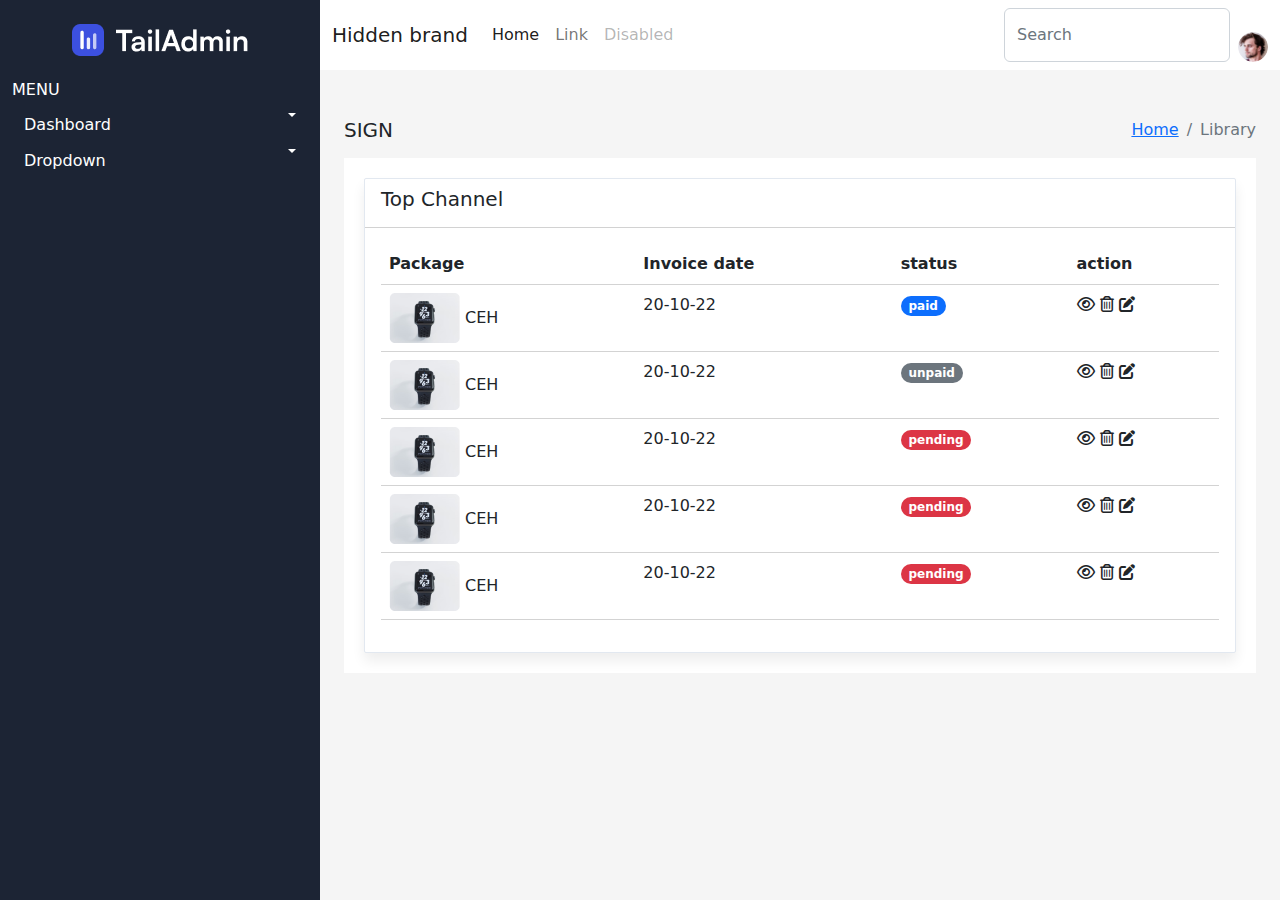
<file: index.html>
<!DOCTYPE html>
<html lang="en">

<head>
  <meta charset="UTF-8">
  <meta http-equiv="X-UA-Compatible" content="IE=edge">
  <meta name="viewport" content="width=device-width, initial-scale=1.0">
  <title>Dashboard</title>
  <link rel="stylesheet" href="https://cdnjs.cloudflare.com/ajax/libs/font-awesome/6.4.0/css/all.min.css">
  <link rel="stylesheet" href="assets/css/bootstrap.css">
  <link rel="stylesheet" href="custom.css">

  <script src="https://cdn.jsdelivr.net/npm/bootstrap@5.1.3/dist/js/bootstrap.bundle.min.js"
    integrity="sha384-ka7Sk0Gln4gmtz2MlQnikT1wXgYsOg+OMhuP+IlRH9sENBO0LRn5q+8nbTov4+1p"
    crossorigin="anonymous"></script>
</head>

<body>
  <section>
    <div class="container-fluid">
      <div class="row">
        <div class="col-12 col-md-3" id="sidebar">

          <div class="text-center">
            <img src="assets/image/Logo.png" alt="" class="py-4">
          </div>
          <div class="">
            <h6 class="text-white">MENU</h6>
          </div>
          <div>
            <div class="dropdown mt-2">
              <button class="btn btn-secondary dropdown-toggle" type="button" data-bs-toggle="dropdown"
                  aria-expanded="false">
                   Dashboard
              </button>
              <ul class="dropdown-menu">
                  <li><a class="dropdown-item" href="action.html">Action <span class="badge bg-primary float-end">pro</span></a></li>
                  <li><a class="dropdown-item" href="form.html">Dashboard2</a></li>
                  <li><a class="dropdown-item" href="#">Something else here</a></li>
              </ul>
          </div>
            <div class="dropdown">
              <button class="btn btn-secondary dropdown-toggle" type="button" data-bs-toggle="dropdown"
                aria-expanded="false">
                Dropdown
              </button>
              <ul class="dropdown-menu">
                <li><button class="dropdown-item" type="button">Action</button></li>
                <li><button class="dropdown-item" type="button">Another action</button></li>
                <li><button class="dropdown-item" type="button">Something else here</button></li>
              </ul>
            </div>
          </div>
        </div>
        <div class="col-12 col-md-9 px-0" id="mainbar">
          <nav class="navbar navbar-expand-lg bg-white">
            <div class="container-fluid">
              <button class="navbar-toggler" type="button" data-bs-toggle="collapse"
                data-bs-target="#navbarTogglerDemo01" aria-controls="navbarTogglerDemo01" aria-expanded="false"
                aria-label="Toggle navigation">
                <span class="navbar-toggler-icon"></span>
              </button>
              <div class="collapse navbar-collapse" id="navbarTogglerDemo01">
                <a class="navbar-brand" href="#">Hidden brand</a>
                <ul class="navbar-nav me-auto mb-2 mb-lg-0">
                  <li class="nav-item">
                    <a class="nav-link active" aria-current="page" href="#">Home</a>
                  </li>
                  <li class="nav-item">
                    <a class="nav-link" href="#">Link</a>
                  </li>
                  <li class="nav-item">
                    <a class="nav-link disabled">Disabled</a>
                  </li>
                </ul>
                <form class="d-flex" role="search">
                  <input class="form-control me-2" type="search" placeholder="Search" aria-label="Search">
                  <img src="assets/image/150-25 1.png" alt="Rounded circle Image" class="rounded-circle mx-auto mt-4" height="30px" width="30px">
                </form>
              </div>
            </div>
          </nav>


          <div class="px-4">
            <div class="row mt-5">
              <div class="col-6">
                <h5>SIGN</h5>

              </div>
              <div class="col-6">
                <nav aria-label="breadcrumb">
                  <ol class="breadcrumb justify-content-end">
                    <li class="breadcrumb-item"><a href="#">Home</a></li>
                    <li class="breadcrumb-item active" aria-current="page">Library</li>
                  </ol>
                </nav>
              </div>
            </div>

            <div class="box">
              <div class="card">
                <div class="card-header bg-white">
                  <h5>Top Channel</h5>
                </div>
                <div class="card-body table-responsive">
                  <table class="table" style="border: lightgray; ">
                    <thead>
                      <tr>
                        <th> Package</th>
                        <th>Invoice date</th>
                        <th>status</th>
                        <th>action</th>
                      </tr>
                    </thead>
                    <tbody>
                      <tr>
                        <td><img src="assets/image/Rectangle 4976.png" alt=""> CEH</td>
                        <td>20-10-22</td>
                        <td>
                          <h6 class="badge rounded-pill bg-primary">paid</h6>
                        </td>
                        <td>
                          <i class="fa-regular fa-eye"></i>
                          <i class="fa-regular fa-trash-can"></i>
                          <i class="fa-solid fa-pen-to-square"></i>
                        </td>
                      </tr>
                      <tr>
                        <td><img src="assets/image/Rectangle 4976.png" alt=""> CEH</td>
                        <td>20-10-22</td>
                        <td>
                          <h6 class="badge rounded-pill bg-secondary">unpaid</h6>
                        </td>
                        <td>
                          <i class="fa-regular fa-eye"></i>
                          <i class="fa-regular fa-trash-can"></i>
                          <i class="fa-solid fa-pen-to-square"></i>
                        </td>
                      </tr>
                      <tr>
                        <td><img src="assets/image/Rectangle 4976.png" alt=""> CEH</td>
                        <td>20-10-22</td>
                        <td>
                          <h6 class="badge rounded-pill bg-danger">pending</h6>
                        </td>
                        <td>
                          <i class="fa-regular fa-eye"></i>
                          <i class="fa-regular fa-trash-can"></i>
                          <i class="fa-solid fa-pen-to-square"></i>
                        </td>
                      </tr>
                      <tr>
                        <td><img src="assets/image/Rectangle 4976.png" alt=""> CEH</td>
                        <td>20-10-22</td>
                        <td>
                          <h6 class="badge rounded-pill bg-danger">pending</h6>
                        </td>
                        <td>
                          <i class="fa-regular fa-eye"></i>
                          <i class="fa-regular fa-trash-can"></i>
                          <i class="fa-solid fa-pen-to-square"></i>
                        </td>
                      </tr>
                      <tr>
                        <td><img src="assets/image/Rectangle 4976.png" alt=""> CEH</td>
                        <td>20-10-22</td>
                        <td>
                          <h6 class="badge rounded-pill bg-danger">pending</h6>
                        </td>
                        <td>
                          <i class="fa-regular fa-eye"></i>
                          <i class="fa-regular fa-trash-can"></i>
                          <i class="fa-solid fa-pen-to-square"></i>
                        </td>
                      </tr>
                    </tbody>
                  </table>
                </div>
              </div>
            </div>
          </div>
        </div>
      </div>
    </div>
  </section>
</body>

</html>
</file>
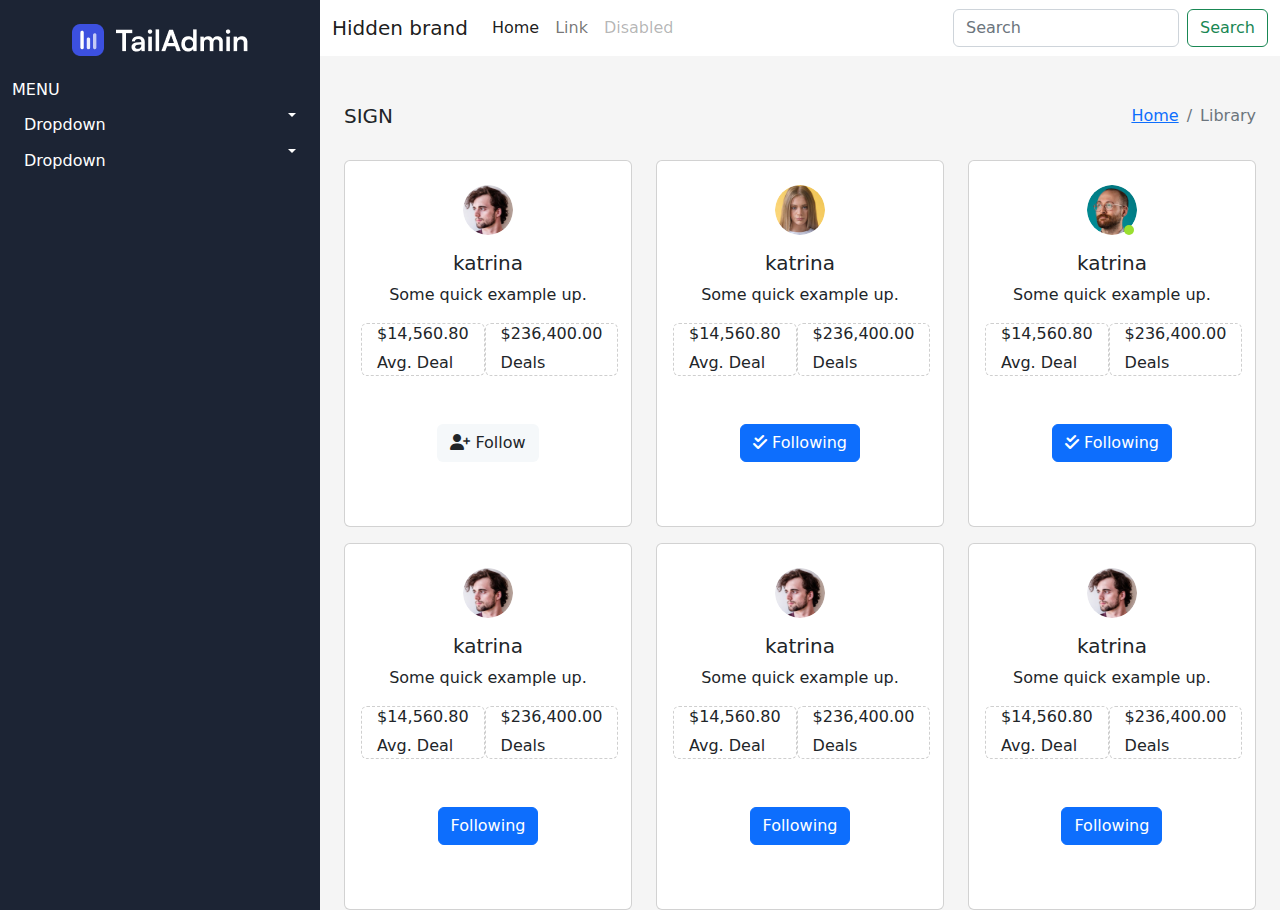
<file: action.html>
<!DOCTYPE html>
<html lang="en">
<head>
    <meta charset="UTF-8">
    <meta http-equiv="X-UA-Compatible" content="IE=edge">
    <meta name="viewport" content="width=device-width, initial-scale=1.0">
    <title>Dashboard</title>
    <link rel="stylesheet" href="https://cdnjs.cloudflare.com/ajax/libs/font-awesome/6.4.0/css/all.min.css">
    <link rel="stylesheet" href="assets/css/bootstrap.css">
    <link rel="stylesheet" href="custom.css">
   
    <script src="https://cdn.jsdelivr.net/npm/bootstrap@5.1.3/dist/js/bootstrap.bundle.min.js" integrity="sha384-ka7Sk0Gln4gmtz2MlQnikT1wXgYsOg+OMhuP+IlRH9sENBO0LRn5q+8nbTov4+1p" crossorigin="anonymous"></script>
</head>
<body>
    <section>
        <div class="container-fluid">
            <div class="row">
                <div class="col-12 col-md-3" id="sidebar">
                    
                        <div class="text-center">
                            <img src="assets/image/Logo.png" alt="" class="py-4">
                        </div>
                        <div class="">
                            <h6 class="text-white">MENU</h6>
                        </div>
                        <div>
                            <div class="dropdown">
                                <button class="btn btn-secondary dropdown-toggle" type="button" data-bs-toggle="dropdown" aria-expanded="false">
                                  Dropdown
                                </button>
                                <ul class="dropdown-menu">
                                  <li><button class="dropdown-item" type="submit">Action</a> </button> </li>
                                  <li><button class="dropdown-item" type="button">Another action</button></li>
                                  <li><button class="dropdown-item" type="button">Something else here</button></li>
                                </ul>
                            </div>
                            <div class="dropdown">
                                <button class="btn btn-secondary dropdown-toggle" type="button" data-bs-toggle="dropdown" aria-expanded="false">
                                  Dropdown
                                </button>
                                <ul class="dropdown-menu">
                                  <li><button class="dropdown-item" type="button">Action</button></li>
                                  <li><button class="dropdown-item" type="button">Another action</button></li>
                                  <li><button class="dropdown-item" type="button">Something else here</button></li>
                                </ul>
                            </div>
                    </div>
                </div>
                <div class="col-12 col-md-9 px-0" id="mainbar">
                    <nav class="navbar navbar-expand-lg bg-white">
                        <div class="container-fluid">
                          <button class="navbar-toggler" type="button" data-bs-toggle="collapse" data-bs-target="#navbarTogglerDemo01" aria-controls="navbarTogglerDemo01" aria-expanded="false" aria-label="Toggle navigation">
                            <span class="navbar-toggler-icon"></span>
                          </button>
                          <div class="collapse navbar-collapse" id="navbarTogglerDemo01">
                            <a class="navbar-brand" href="#">Hidden brand</a>
                            <ul class="navbar-nav me-auto mb-2 mb-lg-0">
                              <li class="nav-item">
                                <a class="nav-link active" aria-current="page" href="index.html">Home</a>
                              </li>
                              <li class="nav-item">
                                <a class="nav-link" href="#">Link</a>
                              </li>
                              <li class="nav-item">
                                <a class="nav-link disabled">Disabled</a>
                              </li>
                            </ul>
                            <form class="d-flex" role="search">
                              <input class="form-control me-2" type="search" placeholder="Search" aria-label="Search">
                              <button class="btn btn-outline-success" type="submit">Search</button>
                            </form>
                          </div>
                        </div>
                      </nav>

                     
                     <div class="px-4">
                      <div class="row mt-5">
                        <div class="col-6">
                          <h5>SIGN</h5>
                          
                        </div>
                        <div class="col-6">
                          <nav aria-label="breadcrumb">
                            <ol class="breadcrumb justify-content-end"  >
                              <li class="breadcrumb-item"><a href="#">Home</a></li>
                              <li class="breadcrumb-item active" aria-current="page">Library</li>
                            </ol>
                          </nav>
                        </div>
                      </div>
                    <div class="row">
                        <div class="col-12 col-sm-6 col-md-4 col-lg-4 mt-3">
                            <div class="card">
                                <img src="assets/image/150-25 1.png" alt="Rounded circle Image" class="rounded-circle mx-auto mt-4" height="50px" width="50px">
                                <div class="card-body">
                                  <h5 class="card-title text-center">katrina</h5>
                                  <p class="card-text text-center">Some quick example up.</p>
                                  <div class="card-content">
                                    <div class="card-content-text">
                                        <h6>$14,560.80</h6>
                                        <p>Avg. Deal</p>
                                    </div>
                                    <div class="card-content-text">
                                        <h6>$236,400.00</h6>
                                        <p>Deals</p>
                                    </div>
                                </div>
                                  <div class="text-center mt-5">
                                    <button type="button" class="btn  fol mb-5"><i class="fa-solid fa-user-plus"></i> Follow</button>
                                </div>
                                </div>
                              </div>
                        </div>
                        <div class="col-12 col-sm-6 col-md-4 col-lg-4 mt-3">
                            <div class="card">
                                <img src="assets/image/150-9 4.png" alt="Rounded circle Image" class="rounded-circle mx-auto mt-4" height="50px" width="50px">
                                <div class="card-body">
                                  <h5 class="card-title text-center">katrina</h5>
                                  <p class="card-text text-center">Some quick example up.</p>
                                  <div class="card-content">
                                    <div class="card-content-text">
                                        <h6>$14,560.80</h6>
                                        <p>Avg. Deal</p>
                                    </div>
                                    <div class="card-content-text">
                                        <h6>$236,400.00</h6>
                                        <p>Deals</p>
                                    </div>
                                </div>
                                  <div class="text-center mt-5">
                                    <button type="button" class="btn btn-primary mb-5"><i class="fa-solid fa-check-double"></i> Following</button>
                                </div>
                                </div>
                              </div>
                        </div>
                        <div class="col-12 col-sm-6 col-md-4 col-lg-4 mt-3">
                            <div class="card">
                               <div class="bs-card-img">
                                <img src="assets/image/150-5 2.png" alt="Rounded circle Image" class="rounded-circle mx-auto mt-4" height="50px" width="50px">
                                <span class="indicator"></span>
                               </div>
                                <div class="card-body">
                                  <h5 class="card-title text-center">katrina</h5>
                                  <p class="card-text text-center">Some quick example up.</p>
                                  <div class="card-content">
                                    <div class="card-content-text">
                                        <h6>$14,560.80</h6>
                                        <p>Avg. Deal</p>
                                    </div>
                                    <div class="card-content-text">
                                        <h6>$236,400.00</h6>
                                        <p>Deals</p>
                                    </div>
                                </div>
                                  <div class="text-center mt-5">
                                    <button type="button" class="btn btn-primary mb-5"><i class="fa-solid fa-check-double"></i> Following</button>
                                </div>
                                </div>
                              </div>
                        </div>
                        <div class="col-12 col-sm-6 col-md-4 col-lg-4 mt-3">
                            <div class="card">
                                <img src="assets/image/150-25 1.png" alt="Rounded circle Image" class="rounded-circle mx-auto mt-4" height="50px" width="50px">
                                <div class="card-body">
                                  <h5 class="card-title text-center">katrina</h5>
                                  <p class="card-text text-center">Some quick example up.</p>
                                  <div class="card-content">
                                    <div class="card-content-text">
                                        <h6>$14,560.80</h6>
                                        <p>Avg. Deal</p>
                                    </div>
                                    <div class="card-content-text">
                                        <h6>$236,400.00</h6>
                                        <p>Deals</p>
                                    </div>
                                </div>
                                  <div class="text-center mt-5">
                                    <button type="button" class="btn btn-primary mb-5">Following</button>
                                </div>
                                </div>
                              </div>
                        </div>
                        <div class="col-12 col-sm-6 col-md-4 col-lg-4 mt-3">
                            <div class="card">
                                <img src="assets/image/150-25 1 - Copy.png" alt="Rounded circle Image" class="rounded-circle mx-auto mt-4" height="50px" width="50px">
                                <div class="card-body">
                                  <h5 class="card-title text-center">katrina</h5>
                                  <p class="card-text text-center">Some quick example up.</p>
                                  <div class="card-content">
                                    <div class="card-content-text">
                                        <h6>$14,560.80</h6>
                                        <p>Avg. Deal</p>
                                    </div>
                                    <div class="card-content-text">
                                        <h6>$236,400.00</h6>
                                        <p>Deals</p>
                                    </div>
                                </div>
                                  <div class="text-center mt-5">
                                    <button type="button" class="btn btn-primary mb-5">Following</button>
                                </div>
                                </div>
                              </div>
                        </div>
                        <div class="col-12 col-sm-6 col-md-4 col-lg-4 mt-3">
                            <div class="card">
                                <img src="assets/image/150-25 1.png" alt="Rounded circle Image" class="rounded-circle mx-auto mt-4" height="50px" width="50px">
                                <div class="card-body">
                                  <h5 class="card-title text-center">katrina</h5>
                                  <p class="card-text text-center">Some quick example up.</p>
                                  <div class="card-content">
                                    <div class="card-content-text">
                                        <h6>$14,560.80</h6>
                                        <p>Avg. Deal</p>
                                    </div>
                                    <div class="card-content-text">
                                        <h6>$236,400.00</h6>
                                        <p>Deals</p>
                                    </div>
                                </div>
                                  <div class="text-center mt-5">
                                    <button type="button" class="btn btn-primary mb-5">Following</button>
                                </div>
                                </div>
                              </div>
                        </div>
                    </div>
                    </div>
                </div>
            </div>
        </div>
    </section>
</body>
</html>
</file>
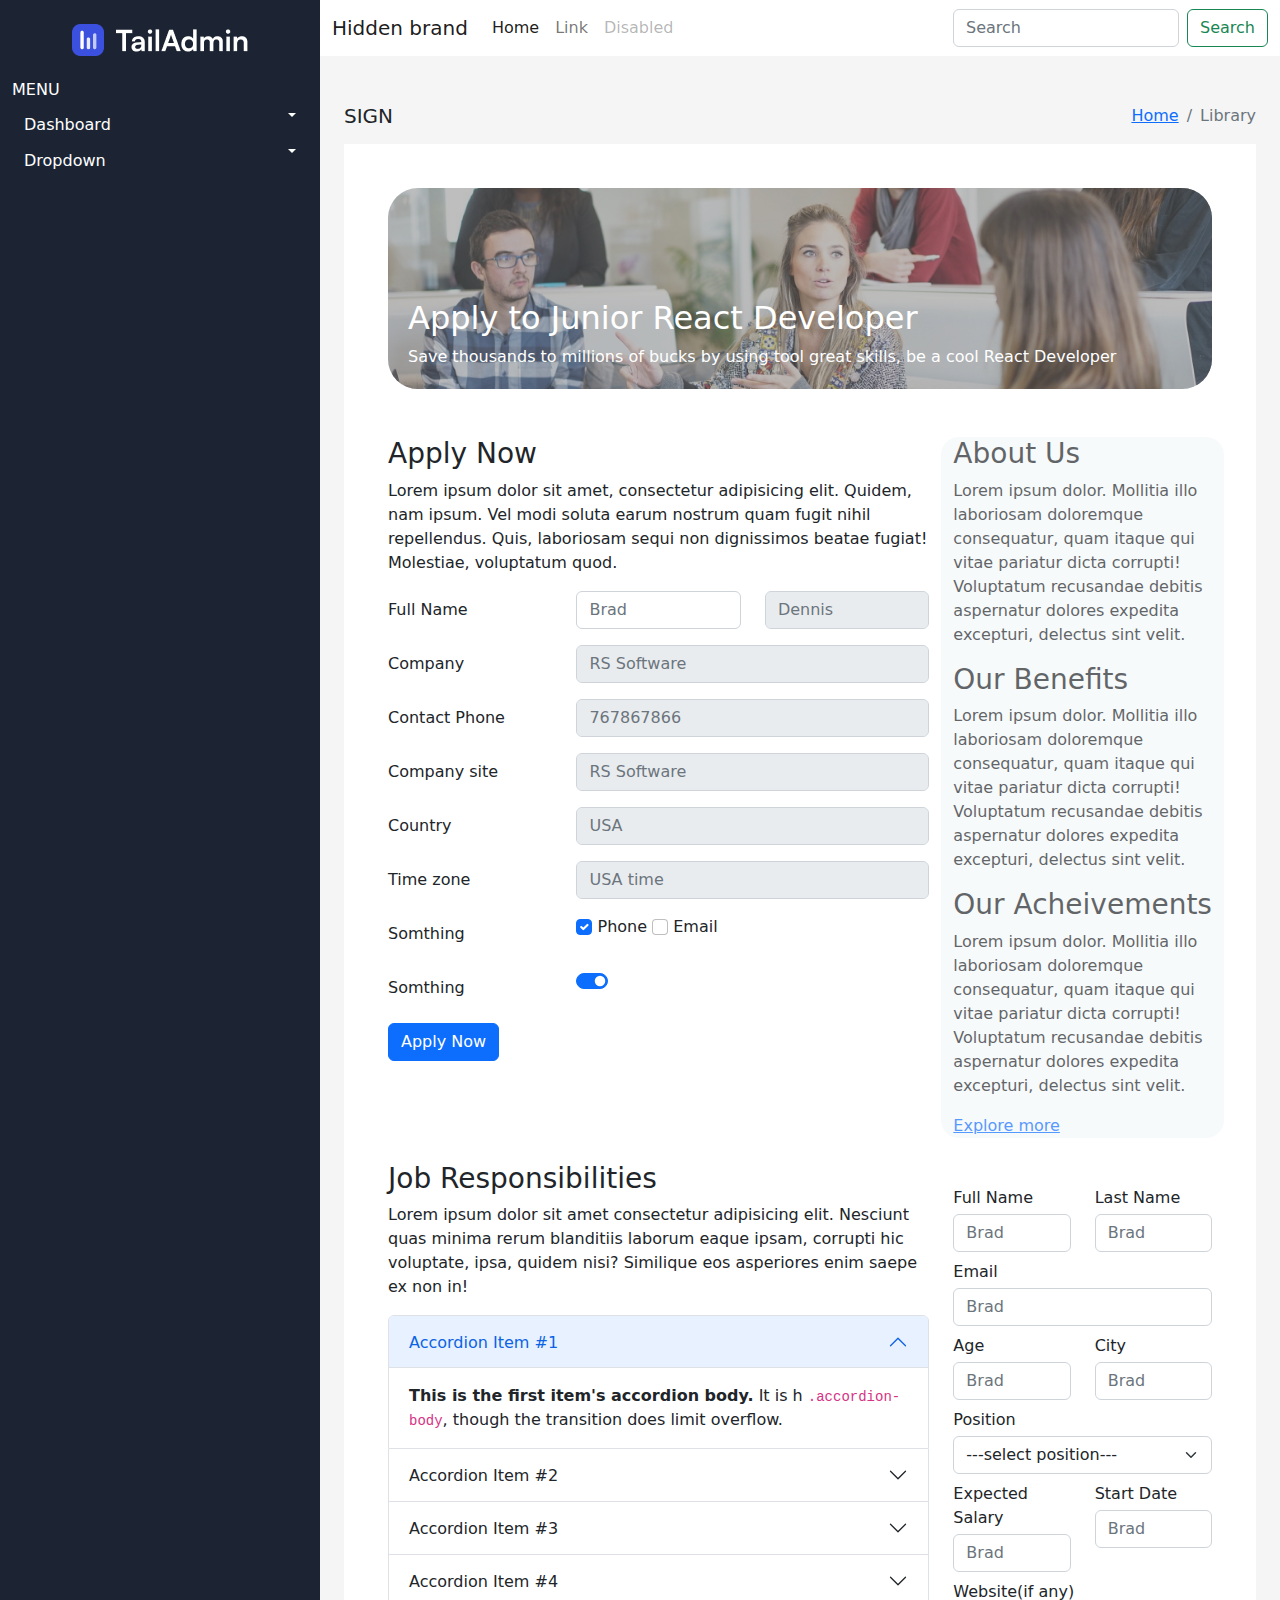
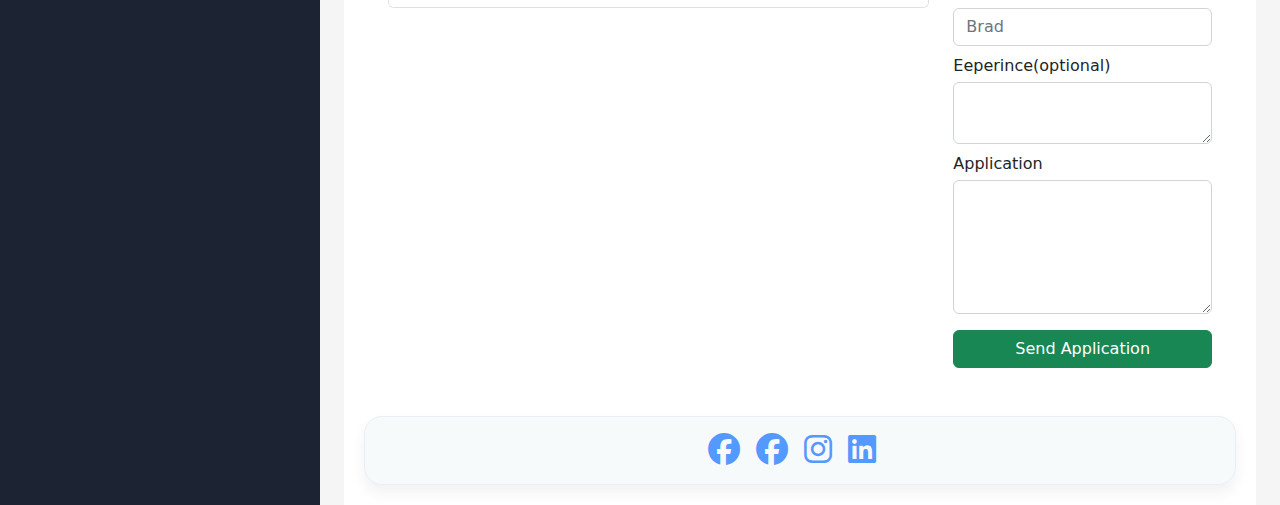
<file: form.html>
<!DOCTYPE html>
<html lang="en">

<head>
    <meta charset="UTF-8">
    <meta http-equiv="X-UA-Compatible" content="IE=edge">
    <meta name="viewport" content="width=device-width, initial-scale=1.0">
    <title>Dashboard</title>
    <link rel="stylesheet" href="https://cdnjs.cloudflare.com/ajax/libs/font-awesome/6.4.0/css/all.min.css">
    <link rel="stylesheet" href="assets/css/bootstrap.css">
    <link rel="stylesheet" href="form.css">
    <link rel="stylesheet" href="custom.css">

    <script src="https://cdn.jsdelivr.net/npm/bootstrap@5.1.3/dist/js/bootstrap.bundle.min.js"
        integrity="sha384-ka7Sk0Gln4gmtz2MlQnikT1wXgYsOg+OMhuP+IlRH9sENBO0LRn5q+8nbTov4+1p"
        crossorigin="anonymous"></script>
</head>

<body>
    <section>
        <div class="container-fluid">
            <div class="row">
                <div class="col-12 col-md-3" id="sidebar">

                    <div class="text-center">
                        <img src="assets/image/Logo.png" alt="" class="py-4">
                    </div>
                    <div class="">
                        <h6 class="text-white">MENU</h6>
                    </div>
                    <div>
                        <div class="dropdown mt-2">
                            <button class="btn btn-secondary dropdown-toggle" type="button" data-bs-toggle="dropdown"
                                aria-expanded="false">
                                Dashboard
                            </button>
                            <ul class="dropdown-menu">
                                <li><a class="dropdown-item" href="action.html">Action</a></li>
                                <li><a class="dropdown-item" href="">Dashboard2</a></li>
                                <li><a class="dropdown-item" href="#">Something else here</a></li>
                            </ul>
                        </div>
                        <div class="dropdown">
                            <button class="btn btn-secondary dropdown-toggle" type="button" data-bs-toggle="dropdown"
                                aria-expanded="false">
                                Dropdown
                            </button>
                            <ul class="dropdown-menu">
                                <li><button class="dropdown-item" type="button">Action</button></li>
                                <li><button class="dropdown-item" type="button">Another action</button></li>
                                <li><button class="dropdown-item" type="button">Something else here</button></li>
                            </ul>
                        </div>
                    </div>
                </div>
                <div class="col-12 col-md-9 px-0" id="mainbar">
                    <nav class="navbar navbar-expand-lg bg-white">
                        <div class="container-fluid">
                            <button class="navbar-toggler" type="button" data-bs-toggle="collapse"
                                data-bs-target="#navbarTogglerDemo01" aria-controls="navbarTogglerDemo01"
                                aria-expanded="false" aria-label="Toggle navigation">
                                <span class="navbar-toggler-icon"></span>
                            </button>
                            <div class="collapse navbar-collapse" id="navbarTogglerDemo01">
                                <a class="navbar-brand" href="#">Hidden brand</a>
                                <ul class="navbar-nav me-auto mb-2 mb-lg-0">
                                    <li class="nav-item">
                                        <a class="nav-link active" aria-current="page" href="index.html">Home</a>
                                    </li>
                                    <li class="nav-item">
                                        <a class="nav-link" href="#">Link</a>
                                    </li>
                                    <li class="nav-item">
                                        <a class="nav-link disabled">Disabled</a>
                                    </li>
                                </ul>
                                <form class="d-flex" role="search">
                                    <input class="form-control me-2" type="search" placeholder="Search"
                                        aria-label="Search">
                                    <button class="btn btn-outline-success" type="submit">Search</button>
                                </form>
                            </div>
                        </div>
                    </nav>


                    <div class="px-4">
                        <div class="row mt-5">
                            <div class="col-6">
                                <h5>SIGN</h5>

                            </div>
                            <div class="col-6">
                                <nav aria-label="breadcrumb">
                                    <ol class="breadcrumb justify-content-end">
                                        <li class="breadcrumb-item"><a href="#">Home</a></li>
                                        <li class="breadcrumb-item active" aria-current="page">Library</li>
                                    </ol>
                                </nav>
                            </div>
                        </div>

                        <div class="box">
                            <div class="profile_top_banner mt-4 mx-4">
                                <img src="assets/image/workplace-1245776_1920 1.png" alt="" class="img-fluid">
                               
                                <div class="addproduct-banner-text">
                                    <h2 class="text-white">Apply to Junior React Developer</h2>
                                    <p class="text-white">Save thousands to millions of bucks by using tool great
                                        skills, be a cool React Developer</p>
                                </div>
                                <div class="addproduct-banner-overlay"></div>
                            </div>
                            <div class="card-body mx-4">
                                <div class="row mt-5">
                                    <div class="col-12 col-md-8">
                                        <h3>Apply Now</h3>
                                        <p>Lorem ipsum dolor sit amet, consectetur adipisicing elit. Quidem, nam ipsum.
                                            Vel modi soluta earum nostrum quam fugit nihil repellendus. Quis, laboriosam
                                            sequi non dignissimos beatae fugiat! Molestiae, voluptatum quod.</p>
                                        <form action="">
                                            <div class="mb-3 row">
                                                <label for="staticEmail" class="col-4 col-form-label">Full Name</label>
                                                <div class="col-4">
                                                    <input class="form-control" type="text" placeholder="Brad"
                                                        aria-label="Disabled input example">
                                                </div>
                                                <div class="col-4">
                                                    <input class="form-control" type="text" placeholder="Dennis"
                                                        aria-label="Disabled input example" disabled>
                                                </div>
                                            </div>
                                            <div class="mb-3 row">
                                                <label for="staticEmail" class="col-4 col-form-label">Company</label>
                                                <div class="col-8">
                                                    <input class="form-control" type="text" placeholder="RS Software"
                                                        aria-label="Disabled input example" disabled>
                                                </div>

                                            </div>
                                            <div class="mb-3 row">
                                                <label for="staticEmail" class="col-4 col-form-label">Contact
                                                    Phone</label>
                                                <div class="col-8">
                                                    <input class="form-control" type="text" placeholder="767867866"
                                                        aria-label="Disabled input example" disabled>
                                                </div>

                                            </div>
                                            <div class="mb-3 row">
                                                <label for="staticEmail" class="col-4 col-form-label">Company
                                                    site</label>
                                                <div class="col-8">
                                                    <input class="form-control" type="text" placeholder="RS Software"
                                                        aria-label="Disabled input example" disabled>
                                                </div>

                                            </div>
                                            <div class="mb-3 row">
                                                <label for="staticEmail" class="col-4 col-form-label">Country</label>
                                                <div class="col-8">
                                                    <input class="form-control" type="text" placeholder="USA"
                                                        aria-label="Disabled input example" disabled>
                                                </div>

                                            </div>
                                            <div class="mb-3 row">
                                                <label for="staticEmail" class="col-4 col-form-label">Time zone</label>
                                                <div class="col-8">
                                                    <input class="form-control" type="text" placeholder="USA time"
                                                        aria-label="Disabled input example" disabled>
                                                </div>

                                            </div>
                                            <div class="mb-3 row">
                                                <label for="staticEmail" class="col-4 col-form-label">Somthing</label>
                                                <div class="col-8">
                                                    <input class="form-check-input" type="checkbox" value=""
                                                        id="flexCheckDefault" checked> Phone
                                                    <input class="form-check-input" type="checkbox" value=""
                                                        id="flexCheckDefault"> Email
                                                </div>

                                            </div>
                                            <div class="mb-3 row">
                                                <label for="staticEmail" class="col-4 col-form-label">Somthing</label>
                                                <div class="col-8">
                                                    <div class="form-check form-switch">
                                                        <input class="form-check-input" type="checkbox" role="switch"
                                                            id="flexSwitchCheckChecked" checked>
                                                    </div>
                                                </div>

                                            </div>
                                            <button type="button" class="btn btn-primary mb-5">Apply Now</button>
                                        </form>

                                    </div>
                                    <div class="col-12 col-md-4" id="about">
                                        <h3>About Us</h3>
                                        <p>Lorem ipsum dolor. Mollitia illo laboriosam doloremque consequatur, quam
                                            itaque qui vitae pariatur dicta corrupti! Voluptatum recusandae debitis
                                            aspernatur dolores expedita excepturi, delectus sint velit.</p>
                                        <h3>Our Benefits</h3>
                                        <p>Lorem ipsum dolor. Mollitia illo laboriosam doloremque consequatur, quam
                                            itaque qui vitae pariatur dicta corrupti! Voluptatum recusandae debitis
                                            aspernatur dolores expedita excepturi, delectus sint velit.</p>
                                        <h3>Our Acheivements</h3>
                                        <p>Lorem ipsum dolor. Mollitia illo laboriosam doloremque consequatur, quam
                                            itaque qui vitae pariatur dicta corrupti! Voluptatum recusandae debitis
                                            aspernatur dolores expedita excepturi, delectus sint velit.</p>
                                        <a href="#">Explore more</a>
                                    </div>
                                </div>
                                <div class="row">
                                    <div class=" col-12 col-md-8">
                                        <h3 class="mt-4">Job Responsibilities</h3>
                                        <p>Lorem ipsum dolor sit amet consectetur adipisicing elit. Nesciunt quas minima
                                            rerum blanditiis laborum eaque ipsam, corrupti hic voluptate, ipsa, quidem
                                            nisi? Similique eos asperiores enim saepe ex non in!</p>
                                        <div class="accordion" id="accordionExample">
                                            <div class="accordion-item">
                                                <h2 class="accordion-header" id="headingOne">
                                                    <button class="accordion-button" type="button"
                                                        data-bs-toggle="collapse" data-bs-target="#collapseOne"
                                                        aria-expanded="true" aria-controls="collapseOne">
                                                        Accordion Item #1
                                                    </button>
                                                </h2>
                                                <div id="collapseOne" class="accordion-collapse collapse show"
                                                    aria-labelledby="headingOne" data-bs-parent="#accordionExample">
                                                    <div class="accordion-body">
                                                        <strong>This is the first item's accordion body.</strong> It is
                                                        h
                                                        <code>.accordion-body</code>, though the transition does limit
                                                        overflow.
                                                    </div>
                                                </div>
                                            </div>
                                            <div class="accordion-item">
                                                <h2 class="accordion-header" id="headingTwo">
                                                    <button class="accordion-button collapsed" type="button"
                                                        data-bs-toggle="collapse" data-bs-target="#collapseTwo"
                                                        aria-expanded="false" aria-controls="collapseTwo">
                                                        Accordion Item #2
                                                    </button>
                                                </h2>
                                                <div id="collapseTwo" class="accordion-collapse collapse"
                                                    aria-labelledby="headingTwo" data-bs-parent="#accordionExample">
                                                    <div class="accordion-body">
                                                        <strong>This is the second item's accordion body.</strong> It is
                                                        hidden by default, until the collapse plugin adds the
                                                        appropriate classes that we use to style each element. These
                                                        classes control the overall appearance, as well as the showing
                                                        and hiding via CSS transitions. You can modify any of this with
                                                        custom CSS or overriding our default variables. It's also worth
                                                        noting that just about any HTML can go within the
                                                        <code>.accordion-body</code>, though the transition does limit
                                                        overflow.
                                                    </div>
                                                </div>
                                            </div>
                                            <div class="accordion-item">
                                                <h2 class="accordion-header" id="headingThree">
                                                    <button class="accordion-button collapsed" type="button"
                                                        data-bs-toggle="collapse" data-bs-target="#collapseThree"
                                                        aria-expanded="false" aria-controls="collapseThree">
                                                        Accordion Item #3
                                                    </button>
                                                </h2>
                                                <div id="collapseThree" class="accordion-collapse collapse"
                                                    aria-labelledby="headingThree" data-bs-parent="#accordionExample">
                                                    <div class="accordion-body">
                                                        <strong>This is the third item's accordion body.</strong> It is
                                                        the
                                                        <code>.accordion-body</code>, though the transition does limit
                                                        overflow.
                                                    </div>
                                                </div>
                                            </div>
                                            <div class="accordion-item">
                                                <h2 class="accordion-header" id="headingfour">
                                                    <button class="accordion-button collapsed" type="button"
                                                        data-bs-toggle="collapse" data-bs-target="#collapsefour"
                                                        aria-expanded="false" aria-controls="collapseThree">
                                                        Accordion Item #4
                                                    </button>
                                                </h2>
                                                <div id="collapsefour" class="accordion-collapse collapse"
                                                    aria-labelledby="headingfour" data-bs-parent="#accordionExample">
                                                    <div class="accordion-body">
                                                        <strong>This is the third item's accordion body.</strong> It is
                                                        the
                                                        <code>.accordion-body</code>, though the transition does limit
                                                        overflow.
                                                    </div>
                                                </div>
                                            </div>
                                        </div>
                                        
                                    </div>
                                    <div class="col-12 col-md-4">
                                        <form action="">
                                            <div class="row mt-5">
                                                <div class="col-6 col-md-6 mb-2">
                                                    <label class="">Full Name</label>
                                                    <input type="text" class="form-control mt-1" placeholder="Brad">
                                                </div>
                                                <div class="col-6 col-md-6 mb-2">
                                                    <label>Last Name</label>
                                                    <input type="text" class="form-control mt-1" placeholder="Brad">
                                                </div>

                                                <div class="col-12 col-md-12 mb-2">
                                                    <label>Email</label>
                                                    <input type="text" class="form-control mt-1" placeholder="Brad">
                                                </div>

                                                <div class="col-6 col-md-6 mb-2">
                                                    <label>Age</label>
                                                    <input type="text" class="form-control mt-1" placeholder="Brad">
                                                </div>
                                                <div class="col-6 col-md-6 mb-2">
                                                    <label>City</label>
                                                    <input type="text" class="form-control mt-1" placeholder="Brad">
                                                </div>
                                                <div class="col-12 col-md-12 mb-2">
                                                    <label>Position</label>
                                                    <select class="form-select mt-1"
                                                        aria-label="Default select example">
                                                        <option selected>---select position---</option>
                                                        <option value="1">One</option>
                                                        <option value="2">Two</option>
                                                        <option value="3">Three</option>
                                                    </select>

                                                </div>
                                                <div class="col-6 col-md-6 mb-2">
                                                    <label>Expected Salary</label>
                                                    <input type="text" class="form-control mt-1" placeholder="Brad">
                                                </div>
                                                <div class="col-6 col-md-6 mb-2">
                                                    <label>Start Date</label>
                                                    <input type="text" class="form-control mt-1" placeholder="Brad">
                                                </div>
                                                <div class="col-12 col-md-12 mb-2">
                                                    <label>Website(if any)</label>
                                                    <input type="text" class="form-control mt-1" placeholder="Brad">
                                                </div>
                                                <div class="col-12 col-md-12 mb-2">
                                                    <label>Eeperince(optional)</label>
                                                    <textarea class="form-control mt-1" placeholder=""
                                                        id="floatingTextarea"></textarea>
                                                </div>
                                                <div class="col-12 col-md-12 mb-2">
                                                    <label>Application</label>
                                                    <textarea class="form-control mt-1" placeholder=""
                                                        id="floatingTextarea" rows="5"></textarea>
                                                </div>
                                                <div class="d-grid mt-2">
                                                    <button class="btn btn-success" type="button">Send
                                                        Application</button>

                                                </div>


                                            </div>

                                        </form>
                                    </div>
                                </div>
                            </div>
                            <footer  >
                                <div class="card mt-5" id="foot">

                                    <div class="card-body d-flex justify-content-center " >
                                        <a href="#" class="card-link"><i class="fa-brands fa-facebook fa-2 fa-2x"></i></a>
                                        <a href="#" class="card-link"><i class="fa-brands fa-facebook fa-2x"></i></a>
                                    
                                        <a href="#" class="card-link"><i class="fa-brands fa-instagram fa-2x"></i></a>
                                        <a href="#" class="card-link"><i class="fa-brands fa-linkedin fa-2x"></i></a>
                                        <a href="#" class="card-link"></a>
                                    
                                    </div>

                                </div>
                            </footer>
                        </div>
                    </div>


                </div>
            </div>
        </div>
    </section>
</body>

</html>
</file>
<file: custom.css>
#sidebar{
    background:#1C2434 ;
    min-height: 100vh;
}
#sidebar .dropdown-menu.show {
    display: block;
    position: relative !important;
    transform: inherit !important;
    border: 0;
}


#sidebar .dropdown-toggle {
    width: 100%;
    text-align: left;
    background: transparent;
    border: none;
}
#sidebar .dropdown-toggle::after{
    float: right;
}
#sidebar .dropdown-menu {

    --bs-dropdown-color: #fff;
    --bs-dropdown-bg: transparent;
    --bs-dropdown-link-color: #fff;
  
}

#mainbar{
    background: #F5F5F5;
}

.row1{
    background: #FFFFFF;
/* Stroke */
border: 1px solid #E2E8F0;
/* Shadow */

box-shadow: 0px 8px 13px rgba(0, 0, 0, 0.07);
border-radius: 2px;
}
.box{
    background: #FFFFFF;
    padding: 20px;
}
.box .card{
    background: #FFFFFF;
/* Stroke */
border: 1px solid #E2E8F0;
/* Shadow */

box-shadow: 0px 8px 13px rgba(0, 0, 0, 0.07);
border-radius: 2px;
}

.box1{
    background: #FFFFFF;
border: 1px dashed #E4E6EF;
border-radius: 6px;
}


.card-content {
    display: flex;
    justify-content: space-around;
    align-items: center;
    text-align: left;

}


.card-content-text {
    border: 1px dashed #cfcfcf;
    padding: 0px 15px;
    border-radius: 6px;
}

.card-content-text p {
    margin: 0;
}
.do{
    background: #FFFFFF;
border: 1px dashed #E4E6EF;
border-radius: 6px;
}

.did{
    background: #FFFFFF;
border: 1px dashed #E4E6EF;
border-radius: 6px;
}

.bs-card-img {
    position: relative;
    margin: 0px auto 0px auto;
}

.profile_top_banner{
    position: relative;
    border-radius: 30px;
    overflow: hidden;
}

.indicator {
    position: absolute;
    width: 10px;
    height: 10px;
    background: #9adf30;
    border-radius: 50%;
    bottom: 0;
    right: 3px;
}

.fol{
    background: #F5F8FA;
    
}
 
  @media only screen and (max-width:900px) { 
    #sidebar{
        min-height: inherit;
    }
    h5, .h5 {
        font-size: 13px;
    }
  }
</file>
<file: form.css>
/* form start */
.box{
    background: #FFFFFF;
    padding: 20px;
}


.addproduct-banner-overlay {
    position: absolute;
    bottom: 0;
    left: 0;
    width: 100%;
    height: 100%;
    background: #77777787;
    opacity: .9;
    border-radius: 12px;
}

.addproduct-banner-text {
    position: absolute;
    top: 55%;
    left: 0;
    width: 100%;
    height: 100%;
    padding-left: 20px;
    z-index:2 ;
}

#about{
    background: #F5F8FA;
opacity: 0.7;
border-radius: 18px;


}

#foot{
    background: #F5F8FA;
    opacity: 0.7;
    border-radius: 18px;
}
/* form end */

/* banner start */
</file>
